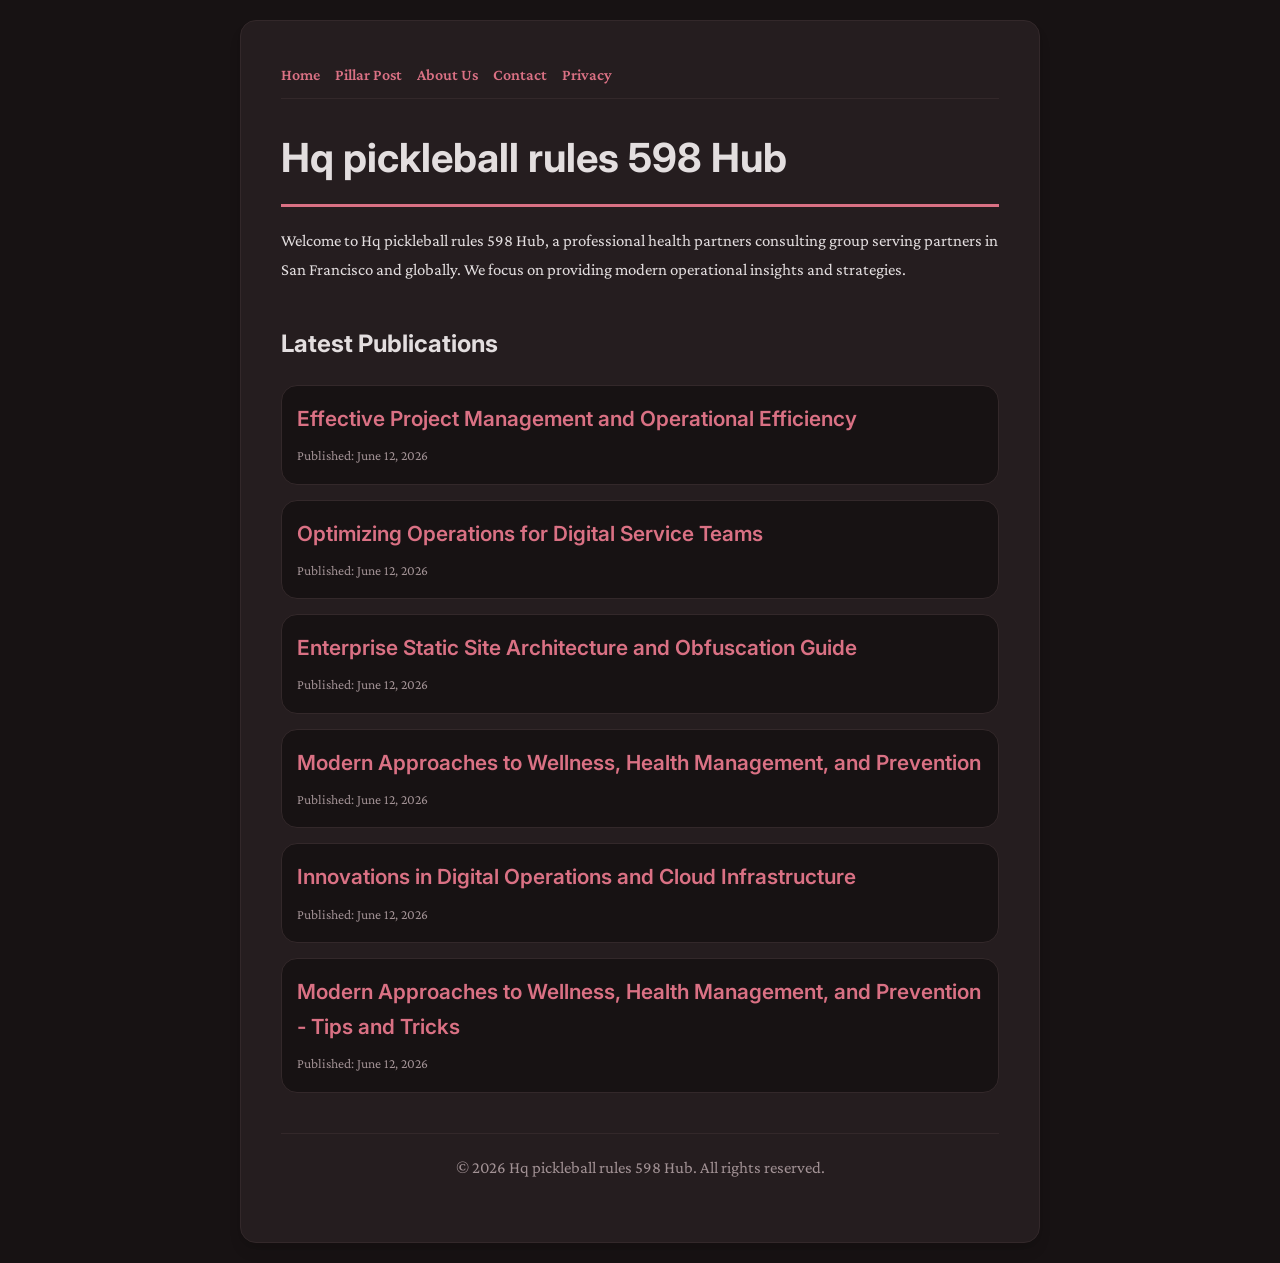
<file: index.html>
<!DOCTYPE html>
<html lang="en">
<head>
    <meta charset="UTF-8">
    <meta name="viewport" content="width=device-width, initial-scale=1.0">
    <title>Hq pickleball rules 598 Hub | Health Partners - San Francisco</title>
    <meta name="description" content="Welcome to Hq pickleball rules 598 Hub, a professional health partners consulting group serving partners in San Francisco and globally. We focus on providing modern operational insights and strategies.">
    <meta name="geo.region" content="US-CA" />
    <meta name="geo.placename" content="San Francisco" />
    <meta name="geo.position" content="37.7749;-122.4194" />
    <meta name="ICBM" content="37.7749, -122.4194" />
    <link rel="stylesheet" href="style.css">
    <script type="application/ld+json">
{
  "@context": "https://schema.org",
  "@type": "LocalBusiness",
  "name": "Hq pickleball rules 598 Hub",
  "url": "https://hq-pickleball-rules-598.github.io",
  "telephone": "+1-415-555-0199",
  "address": {
    "@type": "PostalAddress",
    "addressLocality": "San Francisco",
    "addressRegion": "CA",
    "postalCode": "94104",
    "addressCountry": "US"
  },
  "geo": {
    "@type": "GeoCoordinates",
    "latitude": 37.7749,
    "longitude": -122.4194
  }
}
</script>
</head>
<body>
    
        <div class="container" style="max-width: 800px;">
            <nav style="display: flex; gap: 15px; margin-bottom: 25px; border-bottom: 1px solid var(--border-color); padding-bottom: 10px; overflow-x: auto; flex-wrap: wrap;">
            <a href="index.html">Home</a>
            <a href="effective-project-management-and-operational-efficiency.html">Pillar Post</a>
            <a href="about.html">About Us</a>
            <a href="contact.html">Contact</a>
            <a href="privacy.html">Privacy</a>
        </nav>
            <h1>Hq pickleball rules 598 Hub</h1>
            <p>Welcome to Hq pickleball rules 598 Hub, a professional health partners consulting group serving partners in San Francisco and globally. We focus on providing modern operational insights and strategies.</p>
            <h2 style="margin-top: 40px;">Latest Publications</h2>
            <ul style="list-style-type: none; padding-left: 0;">
                <li style="background: var(--bg-color); padding: 15px; border-radius: var(--border-radius); border: 1px solid var(--border-color); margin-bottom: 15px;">
                <h3 style="margin-bottom: 5px; font-size: 1.3rem;"><a href="effective-project-management-and-operational-efficiency.html">Effective Project Management and Operational Efficiency</a></h3>
                <span style="font-size:0.85rem; color: var(--muted-text)">Published: June 12, 2026</span>
            </li>
<li style="background: var(--bg-color); padding: 15px; border-radius: var(--border-radius); border: 1px solid var(--border-color); margin-bottom: 15px;">
                <h3 style="margin-bottom: 5px; font-size: 1.3rem;"><a href="optimizing-operations-for-digital-service-teams.html">Optimizing Operations for Digital Service Teams</a></h3>
                <span style="font-size:0.85rem; color: var(--muted-text)">Published: June 12, 2026</span>
            </li>
<li style="background: var(--bg-color); padding: 15px; border-radius: var(--border-radius); border: 1px solid var(--border-color); margin-bottom: 15px;">
                <h3 style="margin-bottom: 5px; font-size: 1.3rem;"><a href="enterprise-static-site-architecture-and-obfuscation-guide.html">Enterprise Static Site Architecture and Obfuscation Guide</a></h3>
                <span style="font-size:0.85rem; color: var(--muted-text)">Published: June 12, 2026</span>
            </li>
<li style="background: var(--bg-color); padding: 15px; border-radius: var(--border-radius); border: 1px solid var(--border-color); margin-bottom: 15px;">
                <h3 style="margin-bottom: 5px; font-size: 1.3rem;"><a href="modern-approaches-to-wellness-health-management-and-prevention.html">Modern Approaches to Wellness, Health Management, and Prevention</a></h3>
                <span style="font-size:0.85rem; color: var(--muted-text)">Published: June 12, 2026</span>
            </li>
<li style="background: var(--bg-color); padding: 15px; border-radius: var(--border-radius); border: 1px solid var(--border-color); margin-bottom: 15px;">
                <h3 style="margin-bottom: 5px; font-size: 1.3rem;"><a href="innovations-in-digital-operations-and-cloud-infrastructure.html">Innovations in Digital Operations and Cloud Infrastructure</a></h3>
                <span style="font-size:0.85rem; color: var(--muted-text)">Published: June 12, 2026</span>
            </li>
<li style="background: var(--bg-color); padding: 15px; border-radius: var(--border-radius); border: 1px solid var(--border-color); margin-bottom: 15px;">
                <h3 style="margin-bottom: 5px; font-size: 1.3rem;"><a href="modern-approaches-to-wellness-health-management-and-prevention-tips-and-tricks.html">Modern Approaches to Wellness, Health Management, and Prevention - Tips and Tricks</a></h3>
                <span style="font-size:0.85rem; color: var(--muted-text)">Published: June 12, 2026</span>
            </li>

            </ul>
            <footer>
                <p>&copy; 2026 Hq pickleball rules 598 Hub. All rights reserved.</p>
            </footer>
        </div>
        
</body>
</html>
</file>
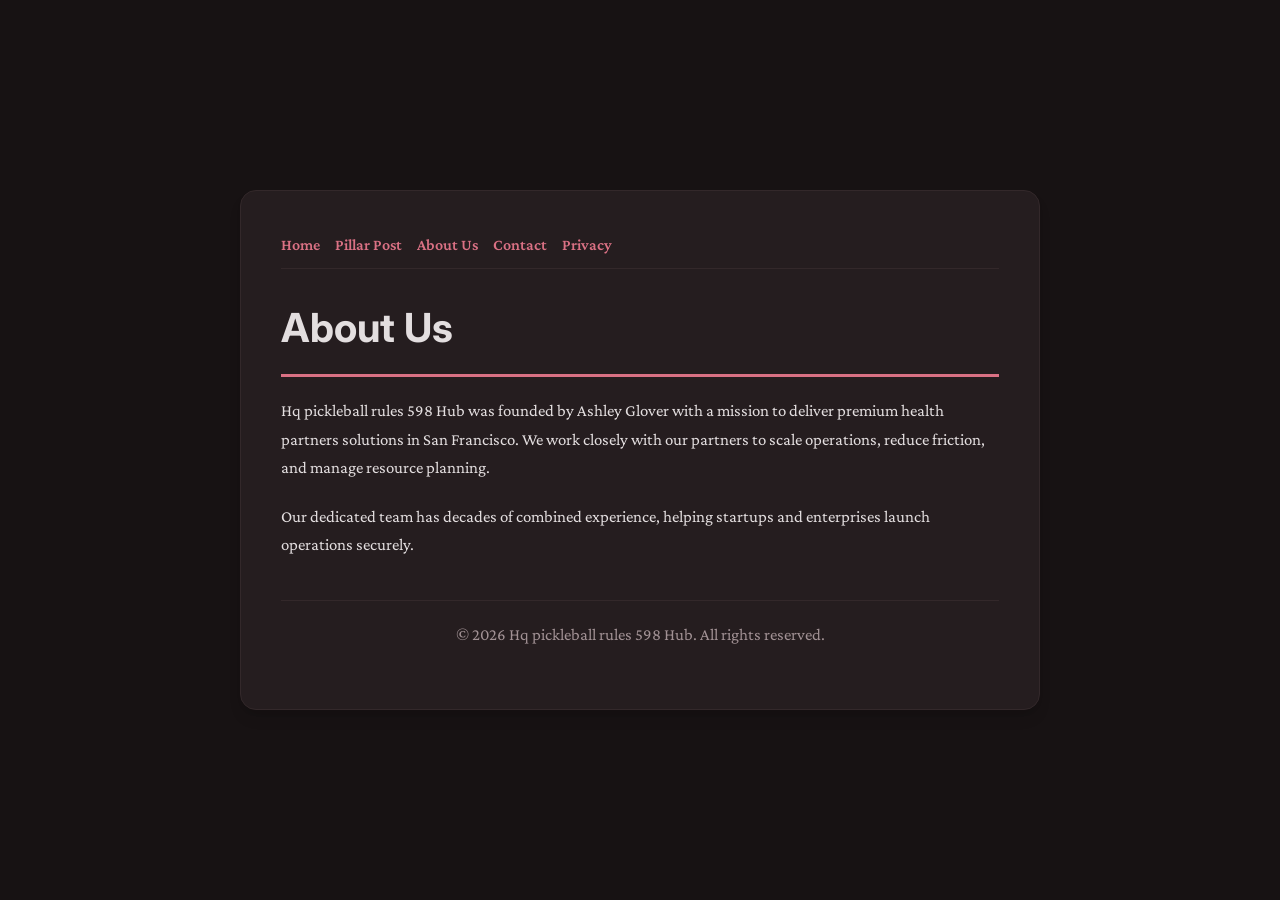
<file: about.html>
<!DOCTYPE html>
<html lang="en">
<head>
    <meta charset="UTF-8">
    <meta name="viewport" content="width=device-width, initial-scale=1.0">
    <title>About Us | Hq pickleball rules 598 Hub</title>
    <meta name="description" content="Hq pickleball rules 598 Hub was founded by Ashley Glover with a mission to deliver premium health partners solutions in San Francisco. We work closely with our partners to scale operations, reduce friction, and manage resource planning.">
    <meta name="geo.region" content="US-CA" />
    <meta name="geo.placename" content="San Francisco" />
    <meta name="geo.position" content="37.7749;-122.4194" />
    <meta name="ICBM" content="37.7749, -122.4194" />
    <link rel="stylesheet" href="style.css">
</head>
<body>
    
        <div class="container" style="max-width: 800px;">
            <nav style="display: flex; gap: 15px; margin-bottom: 25px; border-bottom: 1px solid var(--border-color); padding-bottom: 10px; overflow-x: auto; flex-wrap: wrap;">
            <a href="index.html">Home</a>
            <a href="effective-project-management-and-operational-efficiency.html">Pillar Post</a>
            <a href="about.html">About Us</a>
            <a href="contact.html">Contact</a>
            <a href="privacy.html">Privacy</a>
        </nav>
            <h1>About Us</h1>
            <p>Hq pickleball rules 598 Hub was founded by Ashley Glover with a mission to deliver premium health partners solutions in San Francisco. We work closely with our partners to scale operations, reduce friction, and manage resource planning.</p>
            <p>Our dedicated team has decades of combined experience, helping startups and enterprises launch operations securely.</p>
            <footer>
                <p>&copy; 2026 Hq pickleball rules 598 Hub. All rights reserved.</p>
            </footer>
        </div>
        
</body>
</html>
</file>
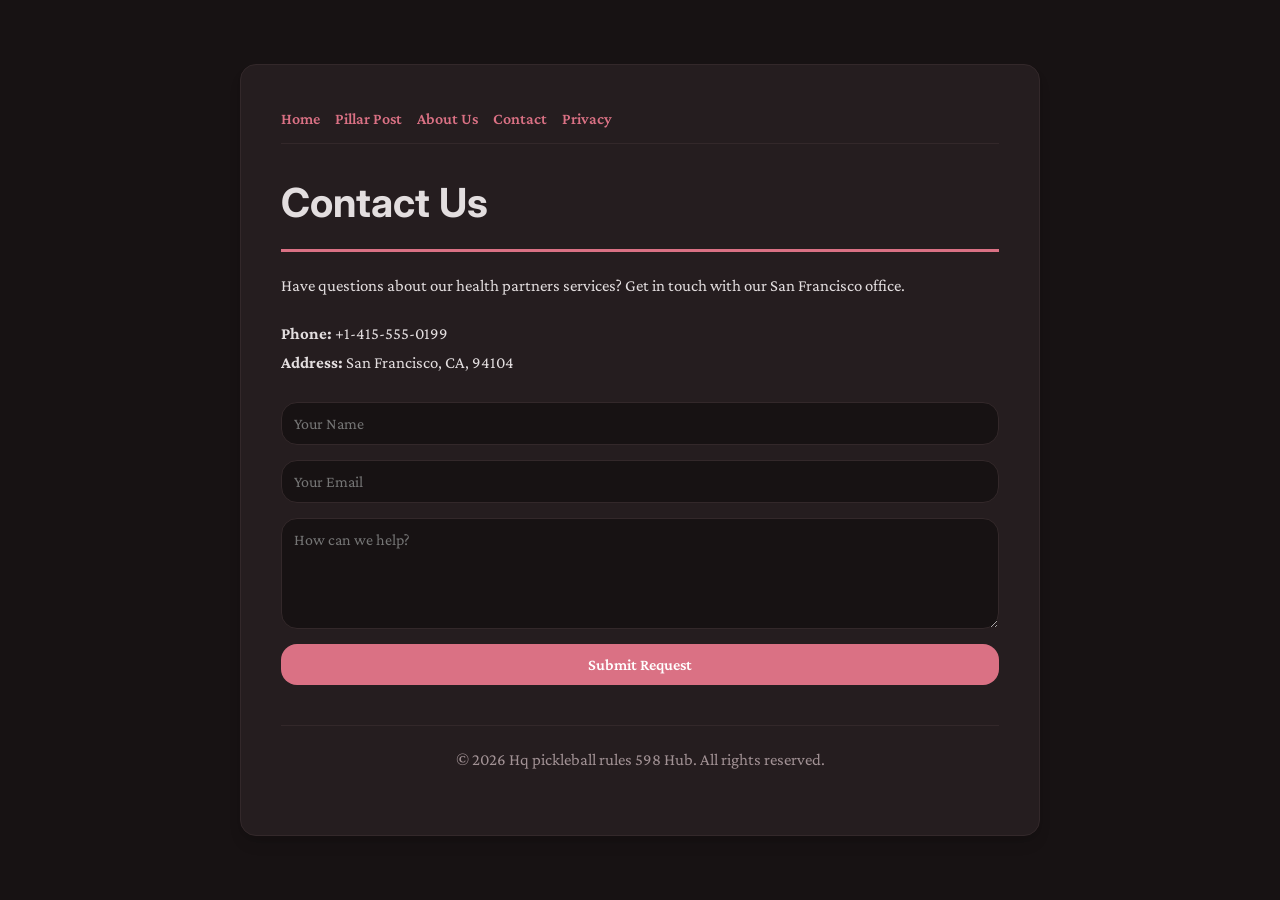
<file: contact.html>
<!DOCTYPE html>
<html lang="en">
<head>
    <meta charset="UTF-8">
    <meta name="viewport" content="width=device-width, initial-scale=1.0">
    <title>Contact Us | Hq pickleball rules 598 Hub</title>
    <meta name="description" content="Have questions about our health partners services? Get in touch with our San Francisco office.">
    <meta name="geo.region" content="US-CA" />
    <meta name="geo.placename" content="San Francisco" />
    <meta name="geo.position" content="37.7749;-122.4194" />
    <meta name="ICBM" content="37.7749, -122.4194" />
    <link rel="stylesheet" href="style.css">
</head>
<body>
    
        <div class="container" style="max-width: 800px;">
            <nav style="display: flex; gap: 15px; margin-bottom: 25px; border-bottom: 1px solid var(--border-color); padding-bottom: 10px; overflow-x: auto; flex-wrap: wrap;">
            <a href="index.html">Home</a>
            <a href="effective-project-management-and-operational-efficiency.html">Pillar Post</a>
            <a href="about.html">About Us</a>
            <a href="contact.html">Contact</a>
            <a href="privacy.html">Privacy</a>
        </nav>
            <h1>Contact Us</h1>
            <p>Have questions about our health partners services? Get in touch with our San Francisco office.</p>
            <p><strong>Phone:</strong> +1-415-555-0199<br><strong>Address:</strong> San Francisco, CA, 94104</p>
            <form action="https://formspree.io/f/placeholder" method="POST">
                <input type="text" name="name" placeholder="Your Name" required>
                <input type="email" name="email" placeholder="Your Email" required>
                <textarea name="message" placeholder="How can we help?" rows="5" required></textarea>
                <button type="submit">Submit Request</button>
            </form>
            <footer>
                <p>&copy; 2026 Hq pickleball rules 598 Hub. All rights reserved.</p>
            </footer>
        </div>
        
</body>
</html>
</file>
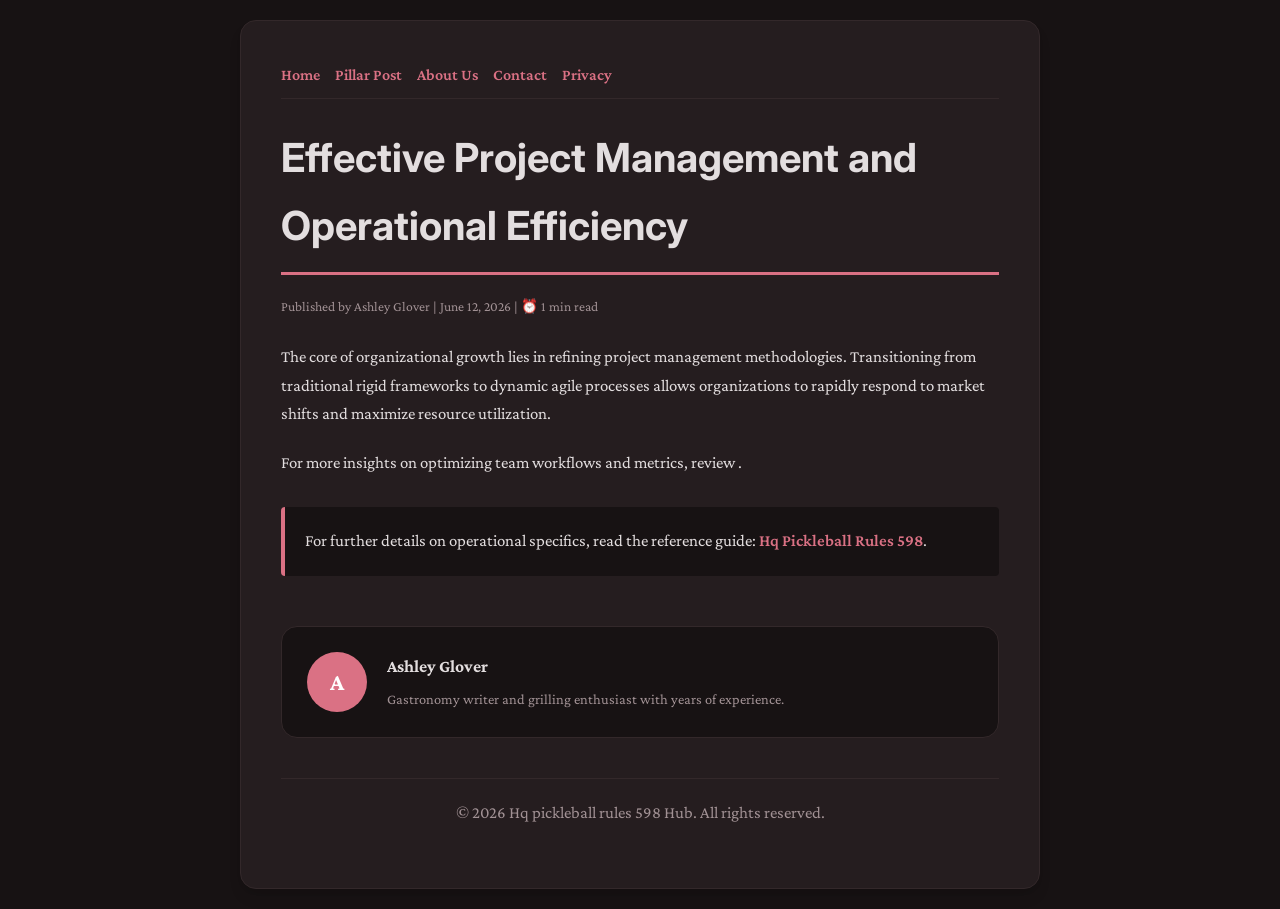
<file: effective-project-management-and-operational-efficiency.html>
<!DOCTYPE html>
<html lang="en">
<head>
    <meta charset="UTF-8">
    <meta name="viewport" content="width=device-width, initial-scale=1.0">
    <title>Effective Project Management and Operational Efficiency - Hq pickleball rules 598 Hub</title>
    <meta name="description" content="Effective Project Management and Operational Efficiency">
    <meta name="geo.region" content="US-CA" />
    <meta name="geo.placename" content="San Francisco" />
    <meta name="geo.position" content="37.7749;-122.4194" />
    <meta name="ICBM" content="37.7749, -122.4194" />
    <link rel="stylesheet" href="style.css">
</head>
<body>
    
            <div class="container" style="max-width: 800px;">
                <nav style="display: flex; gap: 15px; margin-bottom: 25px; border-bottom: 1px solid var(--border-color); padding-bottom: 10px; overflow-x: auto; flex-wrap: wrap;">
            <a href="index.html">Home</a>
            <a href="effective-project-management-and-operational-efficiency.html">Pillar Post</a>
            <a href="about.html">About Us</a>
            <a href="contact.html">Contact</a>
            <a href="privacy.html">Privacy</a>
        </nav>
                <h1>Effective Project Management and Operational Efficiency</h1>
                <div style="font-size:0.85rem; color: var(--muted-text); margin-bottom: 25px;">
                    Published by Ashley Glover | June 12, 2026 | ⏰ 1 min read
                </div>
                <article style="margin-top: 20px;">
                    <p>The core of organizational growth lies in refining project management methodologies. Transitioning from traditional rigid frameworks to dynamic agile processes allows organizations to rapidly respond to market shifts and maximize resource utilization.</p>
<p>For more insights on optimizing team workflows and metrics, review .</p>
                    <div class="link-resource" style="margin-top: 30px; padding: 20px; border-left: 4px solid var(--primary-color); background: var(--bg-color); border-radius: 4px;"><p style="margin: 0;">For further details on operational specifics, read the reference guide: <strong><a href="https://texasopenpickleball.com/">Hq Pickleball Rules 598</a></strong>.</p></div>
                </article>
                
            <div class="author-box" style="margin-top: 50px; padding: 25px; background: var(--bg-color); border: 1px solid var(--border-color); border-radius: var(--border-radius); display: flex; gap: 20px; align-items: center;">
                <div style="width: 60px; height: 60px; border-radius: 50%; background: var(--primary-color); display: flex; align-items: center; justify-content: center; color: white; font-weight: bold; font-size: 1.5rem;">A</div>
                <div>
                    <h4 style="margin-bottom: 5px; font-weight: bold; font-size: 1.1rem;">Ashley Glover</h4>
                    <p style="margin: 0; font-size: 0.9rem; color: var(--muted-text);">Gastronomy writer and grilling enthusiast with years of experience.</p>
                </div>
            </div>
            
                <footer>
                    <p>&copy; 2026 Hq pickleball rules 598 Hub. All rights reserved.</p>
                </footer>
            </div>
            
</body>
</html>
</file>
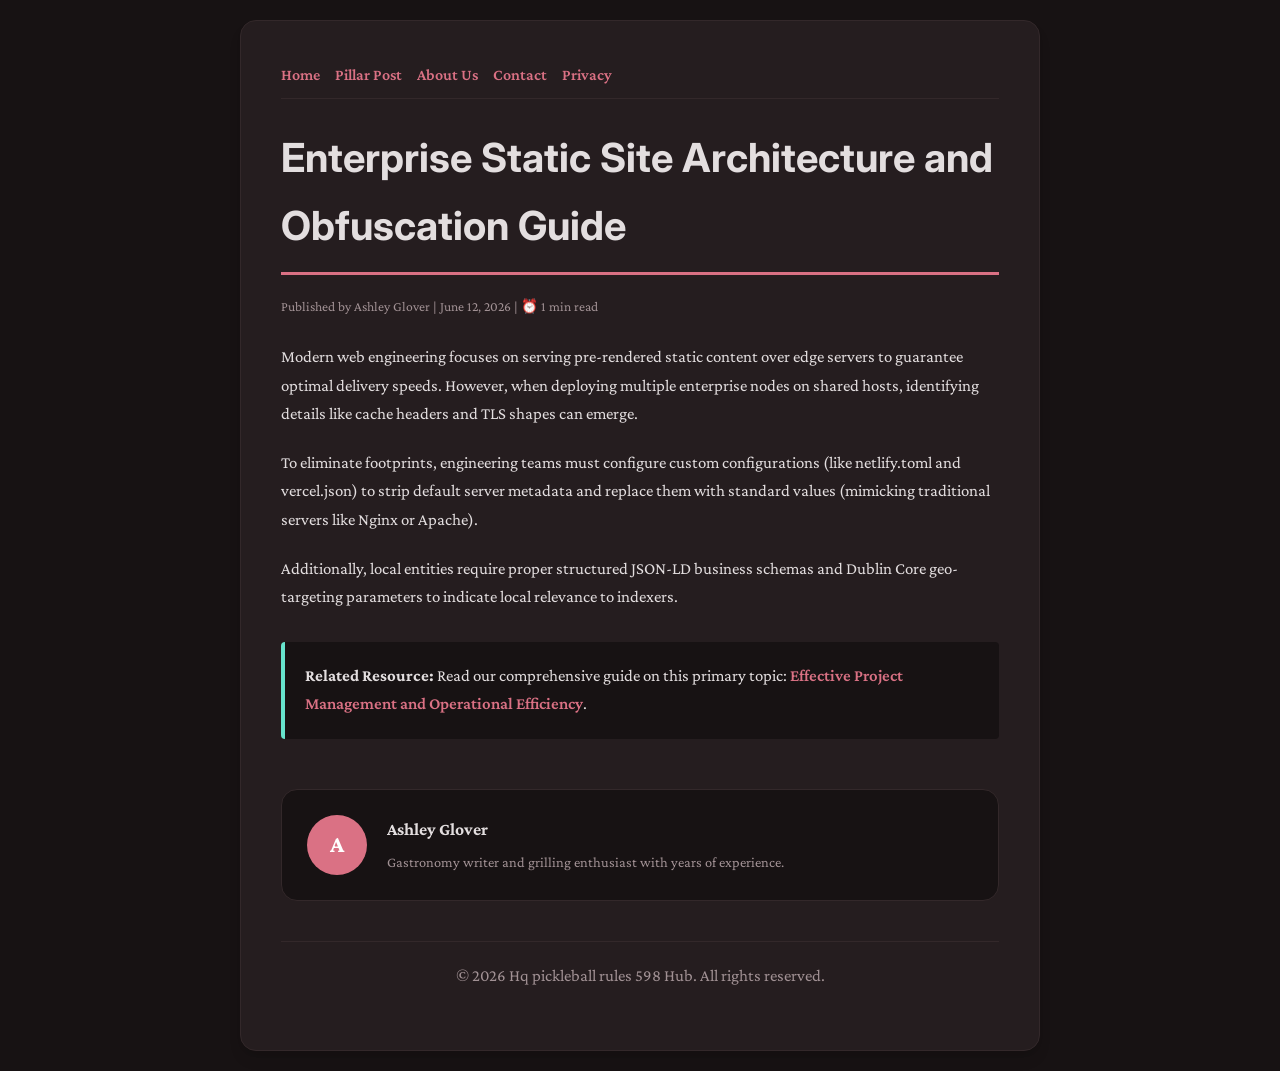
<file: enterprise-static-site-architecture-and-obfuscation-guide.html>
<!DOCTYPE html>
<html lang="en">
<head>
    <meta charset="UTF-8">
    <meta name="viewport" content="width=device-width, initial-scale=1.0">
    <title>Enterprise Static Site Architecture and Obfuscation Guide - Hq pickleball rules 598 Hub</title>
    <meta name="description" content="Enterprise Static Site Architecture and Obfuscation Guide">
    <meta name="geo.region" content="US-CA" />
    <meta name="geo.placename" content="San Francisco" />
    <meta name="geo.position" content="37.7749;-122.4194" />
    <meta name="ICBM" content="37.7749, -122.4194" />
    <link rel="stylesheet" href="style.css">
</head>
<body>
    
            <div class="container" style="max-width: 800px;">
                <nav style="display: flex; gap: 15px; margin-bottom: 25px; border-bottom: 1px solid var(--border-color); padding-bottom: 10px; overflow-x: auto; flex-wrap: wrap;">
            <a href="index.html">Home</a>
            <a href="effective-project-management-and-operational-efficiency.html">Pillar Post</a>
            <a href="about.html">About Us</a>
            <a href="contact.html">Contact</a>
            <a href="privacy.html">Privacy</a>
        </nav>
                <h1>Enterprise Static Site Architecture and Obfuscation Guide</h1>
                <div style="font-size:0.85rem; color: var(--muted-text); margin-bottom: 25px;">
                    Published by Ashley Glover | June 12, 2026 | ⏰ 1 min read
                </div>
                <article style="margin-top: 20px;">
                    <p>Modern web engineering focuses on serving pre-rendered static content over edge servers to guarantee optimal delivery speeds. However, when deploying multiple enterprise nodes on shared hosts, identifying details like cache headers and TLS shapes can emerge.</p>
<p>To eliminate footprints, engineering teams must configure custom configurations (like netlify.toml and vercel.json) to strip default server metadata and replace them with standard values (mimicking traditional servers like Nginx or Apache).</p>
<p>Additionally, local entities require proper structured JSON-LD business schemas and Dublin Core geo-targeting parameters to indicate local relevance to indexers.</p>
                    <div class="link-resource" style="margin-top: 30px; padding: 20px; border-left: 4px solid var(--accent-color); background: var(--bg-color); border-radius: 4px;"><p style="margin: 0;"><strong>Related Resource:</strong> Read our comprehensive guide on this primary topic: <a href="effective-project-management-and-operational-efficiency.html">Effective Project Management and Operational Efficiency</a>.</p></div>
                </article>
                
            <div class="author-box" style="margin-top: 50px; padding: 25px; background: var(--bg-color); border: 1px solid var(--border-color); border-radius: var(--border-radius); display: flex; gap: 20px; align-items: center;">
                <div style="width: 60px; height: 60px; border-radius: 50%; background: var(--primary-color); display: flex; align-items: center; justify-content: center; color: white; font-weight: bold; font-size: 1.5rem;">A</div>
                <div>
                    <h4 style="margin-bottom: 5px; font-weight: bold; font-size: 1.1rem;">Ashley Glover</h4>
                    <p style="margin: 0; font-size: 0.9rem; color: var(--muted-text);">Gastronomy writer and grilling enthusiast with years of experience.</p>
                </div>
            </div>
            
                <footer>
                    <p>&copy; 2026 Hq pickleball rules 598 Hub. All rights reserved.</p>
                </footer>
            </div>
            
</body>
</html>
</file>
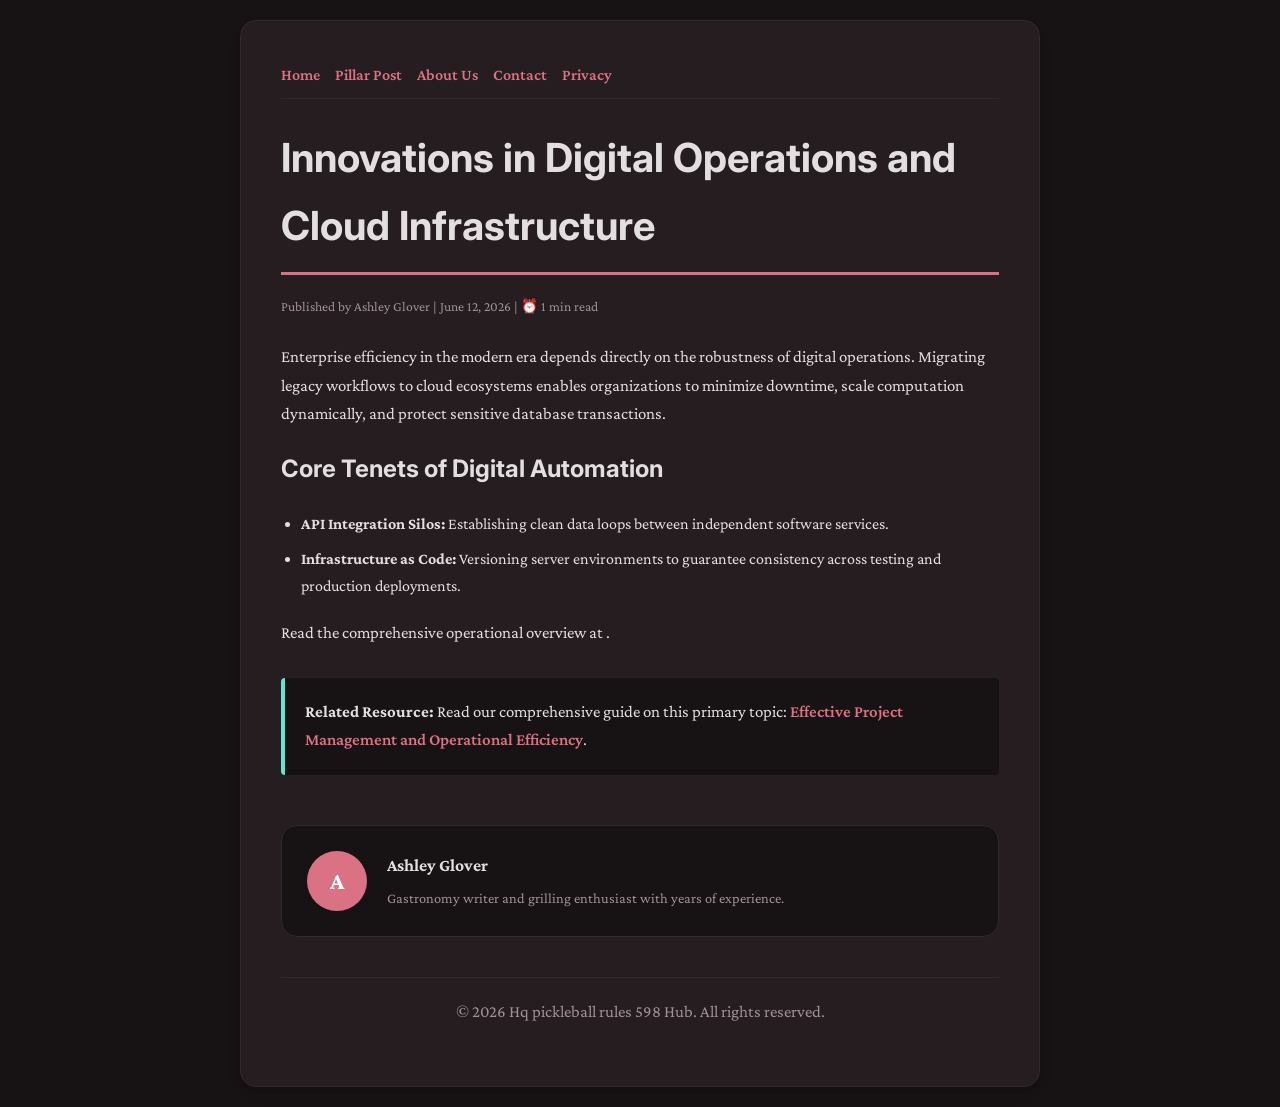
<file: innovations-in-digital-operations-and-cloud-infrastructure.html>
<!DOCTYPE html>
<html lang="en">
<head>
    <meta charset="UTF-8">
    <meta name="viewport" content="width=device-width, initial-scale=1.0">
    <title>Innovations in Digital Operations and Cloud Infrastructure - Hq pickleball rules 598 Hub</title>
    <meta name="description" content="Innovations in Digital Operations and Cloud Infrastructure">
    <meta name="geo.region" content="US-CA" />
    <meta name="geo.placename" content="San Francisco" />
    <meta name="geo.position" content="37.7749;-122.4194" />
    <meta name="ICBM" content="37.7749, -122.4194" />
    <link rel="stylesheet" href="style.css">
</head>
<body>
    
            <div class="container" style="max-width: 800px;">
                <nav style="display: flex; gap: 15px; margin-bottom: 25px; border-bottom: 1px solid var(--border-color); padding-bottom: 10px; overflow-x: auto; flex-wrap: wrap;">
            <a href="index.html">Home</a>
            <a href="effective-project-management-and-operational-efficiency.html">Pillar Post</a>
            <a href="about.html">About Us</a>
            <a href="contact.html">Contact</a>
            <a href="privacy.html">Privacy</a>
        </nav>
                <h1>Innovations in Digital Operations and Cloud Infrastructure</h1>
                <div style="font-size:0.85rem; color: var(--muted-text); margin-bottom: 25px;">
                    Published by Ashley Glover | June 12, 2026 | ⏰ 1 min read
                </div>
                <article style="margin-top: 20px;">
                    <p>Enterprise efficiency in the modern era depends directly on the robustness of digital operations. Migrating legacy workflows to cloud ecosystems enables organizations to minimize downtime, scale computation dynamically, and protect sensitive database transactions.</p>
<h2>Core Tenets of Digital Automation</h2>
<ul>
    <li><strong>API Integration Silos:</strong> Establishing clean data loops between independent software services.</li>
    <li><strong>Infrastructure as Code:</strong> Versioning server environments to guarantee consistency across testing and production deployments.</li>
</ul>
<p>Read the comprehensive operational overview at .</p>
                    <div class="link-resource" style="margin-top: 30px; padding: 20px; border-left: 4px solid var(--accent-color); background: var(--bg-color); border-radius: 4px;"><p style="margin: 0;"><strong>Related Resource:</strong> Read our comprehensive guide on this primary topic: <a href="effective-project-management-and-operational-efficiency.html">Effective Project Management and Operational Efficiency</a>.</p></div>
                </article>
                
            <div class="author-box" style="margin-top: 50px; padding: 25px; background: var(--bg-color); border: 1px solid var(--border-color); border-radius: var(--border-radius); display: flex; gap: 20px; align-items: center;">
                <div style="width: 60px; height: 60px; border-radius: 50%; background: var(--primary-color); display: flex; align-items: center; justify-content: center; color: white; font-weight: bold; font-size: 1.5rem;">A</div>
                <div>
                    <h4 style="margin-bottom: 5px; font-weight: bold; font-size: 1.1rem;">Ashley Glover</h4>
                    <p style="margin: 0; font-size: 0.9rem; color: var(--muted-text);">Gastronomy writer and grilling enthusiast with years of experience.</p>
                </div>
            </div>
            
                <footer>
                    <p>&copy; 2026 Hq pickleball rules 598 Hub. All rights reserved.</p>
                </footer>
            </div>
            
</body>
</html>
</file>
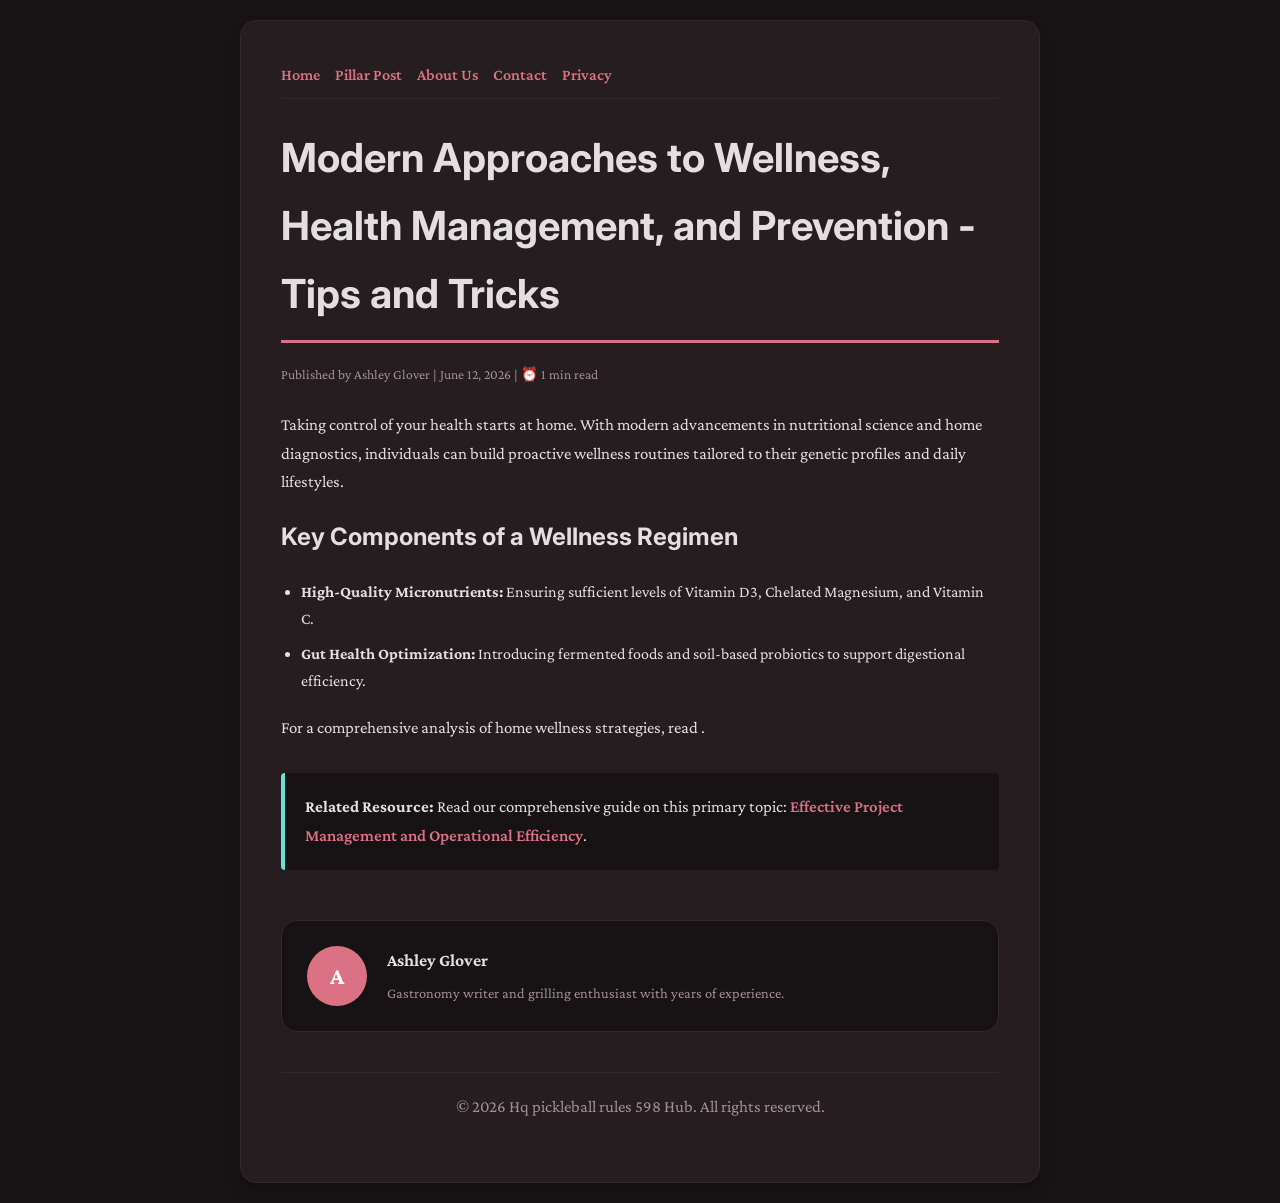
<file: modern-approaches-to-wellness-health-management-and-prevention-tips-and-tricks.html>
<!DOCTYPE html>
<html lang="en">
<head>
    <meta charset="UTF-8">
    <meta name="viewport" content="width=device-width, initial-scale=1.0">
    <title>Modern Approaches to Wellness, Health Management, and Prevention - Tips and Tricks - Hq pickleball rules 598 Hub</title>
    <meta name="description" content="Modern Approaches to Wellness, Health Management, and Prevention - Tips and Tricks">
    <meta name="geo.region" content="US-CA" />
    <meta name="geo.placename" content="San Francisco" />
    <meta name="geo.position" content="37.7749;-122.4194" />
    <meta name="ICBM" content="37.7749, -122.4194" />
    <link rel="stylesheet" href="style.css">
</head>
<body>
    
            <div class="container" style="max-width: 800px;">
                <nav style="display: flex; gap: 15px; margin-bottom: 25px; border-bottom: 1px solid var(--border-color); padding-bottom: 10px; overflow-x: auto; flex-wrap: wrap;">
            <a href="index.html">Home</a>
            <a href="effective-project-management-and-operational-efficiency.html">Pillar Post</a>
            <a href="about.html">About Us</a>
            <a href="contact.html">Contact</a>
            <a href="privacy.html">Privacy</a>
        </nav>
                <h1>Modern Approaches to Wellness, Health Management, and Prevention - Tips and Tricks</h1>
                <div style="font-size:0.85rem; color: var(--muted-text); margin-bottom: 25px;">
                    Published by Ashley Glover | June 12, 2026 | ⏰ 1 min read
                </div>
                <article style="margin-top: 20px;">
                    <p>Taking control of your health starts at home. With modern advancements in nutritional science and home diagnostics, individuals can build proactive wellness routines tailored to their genetic profiles and daily lifestyles.</p>
<h2>Key Components of a Wellness Regimen</h2>
<ul>
    <li><strong>High-Quality Micronutrients:</strong> Ensuring sufficient levels of Vitamin D3, Chelated Magnesium, and Vitamin C.</li>
    <li><strong>Gut Health Optimization:</strong> Introducing fermented foods and soil-based probiotics to support digestional efficiency.</li>
</ul>
<p>For a comprehensive analysis of home wellness strategies, read .</p>
                    <div class="link-resource" style="margin-top: 30px; padding: 20px; border-left: 4px solid var(--accent-color); background: var(--bg-color); border-radius: 4px;"><p style="margin: 0;"><strong>Related Resource:</strong> Read our comprehensive guide on this primary topic: <a href="effective-project-management-and-operational-efficiency.html">Effective Project Management and Operational Efficiency</a>.</p></div>
                </article>
                
            <div class="author-box" style="margin-top: 50px; padding: 25px; background: var(--bg-color); border: 1px solid var(--border-color); border-radius: var(--border-radius); display: flex; gap: 20px; align-items: center;">
                <div style="width: 60px; height: 60px; border-radius: 50%; background: var(--primary-color); display: flex; align-items: center; justify-content: center; color: white; font-weight: bold; font-size: 1.5rem;">A</div>
                <div>
                    <h4 style="margin-bottom: 5px; font-weight: bold; font-size: 1.1rem;">Ashley Glover</h4>
                    <p style="margin: 0; font-size: 0.9rem; color: var(--muted-text);">Gastronomy writer and grilling enthusiast with years of experience.</p>
                </div>
            </div>
            
                <footer>
                    <p>&copy; 2026 Hq pickleball rules 598 Hub. All rights reserved.</p>
                </footer>
            </div>
            
</body>
</html>
</file>
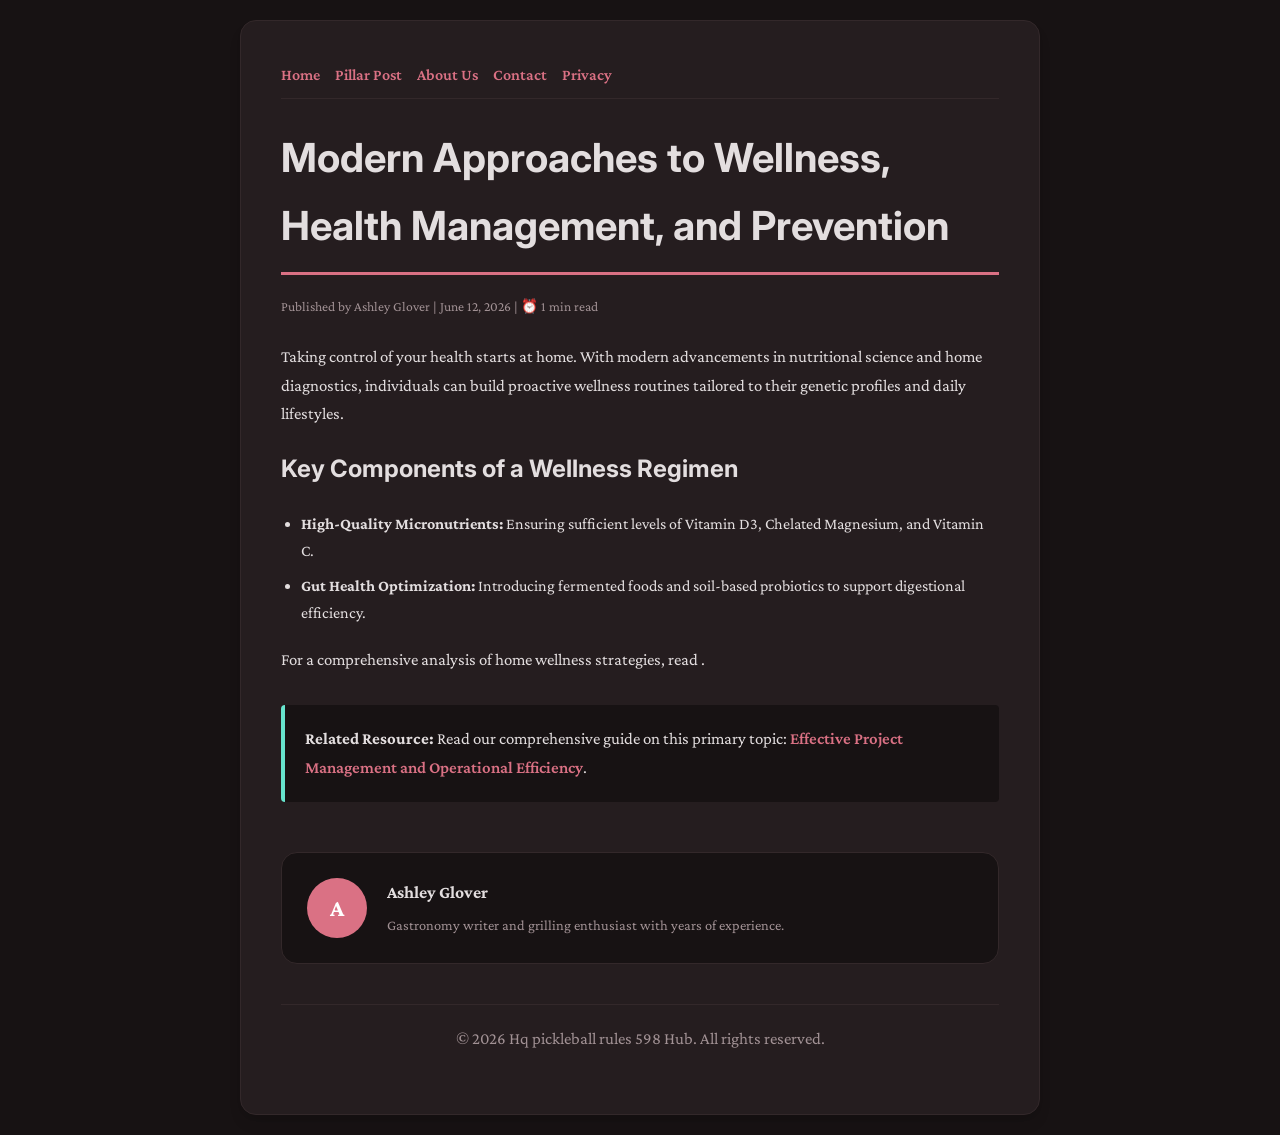
<file: modern-approaches-to-wellness-health-management-and-prevention.html>
<!DOCTYPE html>
<html lang="en">
<head>
    <meta charset="UTF-8">
    <meta name="viewport" content="width=device-width, initial-scale=1.0">
    <title>Modern Approaches to Wellness, Health Management, and Prevention - Hq pickleball rules 598 Hub</title>
    <meta name="description" content="Modern Approaches to Wellness, Health Management, and Prevention">
    <meta name="geo.region" content="US-CA" />
    <meta name="geo.placename" content="San Francisco" />
    <meta name="geo.position" content="37.7749;-122.4194" />
    <meta name="ICBM" content="37.7749, -122.4194" />
    <link rel="stylesheet" href="style.css">
</head>
<body>
    
            <div class="container" style="max-width: 800px;">
                <nav style="display: flex; gap: 15px; margin-bottom: 25px; border-bottom: 1px solid var(--border-color); padding-bottom: 10px; overflow-x: auto; flex-wrap: wrap;">
            <a href="index.html">Home</a>
            <a href="effective-project-management-and-operational-efficiency.html">Pillar Post</a>
            <a href="about.html">About Us</a>
            <a href="contact.html">Contact</a>
            <a href="privacy.html">Privacy</a>
        </nav>
                <h1>Modern Approaches to Wellness, Health Management, and Prevention</h1>
                <div style="font-size:0.85rem; color: var(--muted-text); margin-bottom: 25px;">
                    Published by Ashley Glover | June 12, 2026 | ⏰ 1 min read
                </div>
                <article style="margin-top: 20px;">
                    <p>Taking control of your health starts at home. With modern advancements in nutritional science and home diagnostics, individuals can build proactive wellness routines tailored to their genetic profiles and daily lifestyles.</p>
<h2>Key Components of a Wellness Regimen</h2>
<ul>
    <li><strong>High-Quality Micronutrients:</strong> Ensuring sufficient levels of Vitamin D3, Chelated Magnesium, and Vitamin C.</li>
    <li><strong>Gut Health Optimization:</strong> Introducing fermented foods and soil-based probiotics to support digestional efficiency.</li>
</ul>
<p>For a comprehensive analysis of home wellness strategies, read .</p>
                    <div class="link-resource" style="margin-top: 30px; padding: 20px; border-left: 4px solid var(--accent-color); background: var(--bg-color); border-radius: 4px;"><p style="margin: 0;"><strong>Related Resource:</strong> Read our comprehensive guide on this primary topic: <a href="effective-project-management-and-operational-efficiency.html">Effective Project Management and Operational Efficiency</a>.</p></div>
                </article>
                
            <div class="author-box" style="margin-top: 50px; padding: 25px; background: var(--bg-color); border: 1px solid var(--border-color); border-radius: var(--border-radius); display: flex; gap: 20px; align-items: center;">
                <div style="width: 60px; height: 60px; border-radius: 50%; background: var(--primary-color); display: flex; align-items: center; justify-content: center; color: white; font-weight: bold; font-size: 1.5rem;">A</div>
                <div>
                    <h4 style="margin-bottom: 5px; font-weight: bold; font-size: 1.1rem;">Ashley Glover</h4>
                    <p style="margin: 0; font-size: 0.9rem; color: var(--muted-text);">Gastronomy writer and grilling enthusiast with years of experience.</p>
                </div>
            </div>
            
                <footer>
                    <p>&copy; 2026 Hq pickleball rules 598 Hub. All rights reserved.</p>
                </footer>
            </div>
            
</body>
</html>
</file>
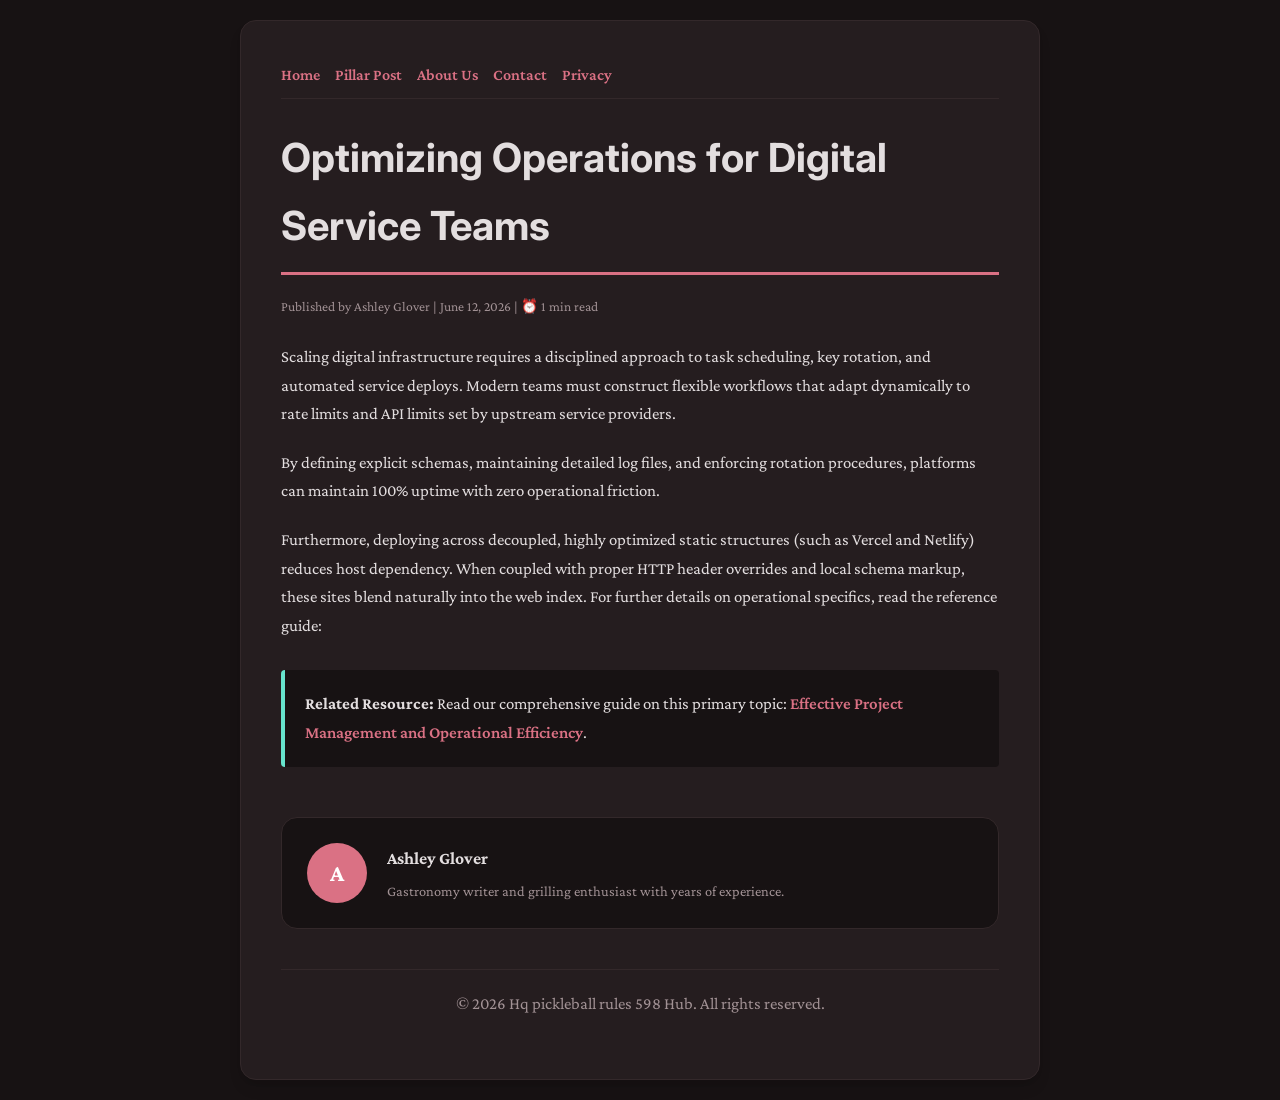
<file: optimizing-operations-for-digital-service-teams.html>
<!DOCTYPE html>
<html lang="en">
<head>
    <meta charset="UTF-8">
    <meta name="viewport" content="width=device-width, initial-scale=1.0">
    <title>Optimizing Operations for Digital Service Teams - Hq pickleball rules 598 Hub</title>
    <meta name="description" content="Optimizing Operations for Digital Service Teams">
    <meta name="geo.region" content="US-CA" />
    <meta name="geo.placename" content="San Francisco" />
    <meta name="geo.position" content="37.7749;-122.4194" />
    <meta name="ICBM" content="37.7749, -122.4194" />
    <link rel="stylesheet" href="style.css">
</head>
<body>
    
            <div class="container" style="max-width: 800px;">
                <nav style="display: flex; gap: 15px; margin-bottom: 25px; border-bottom: 1px solid var(--border-color); padding-bottom: 10px; overflow-x: auto; flex-wrap: wrap;">
            <a href="index.html">Home</a>
            <a href="effective-project-management-and-operational-efficiency.html">Pillar Post</a>
            <a href="about.html">About Us</a>
            <a href="contact.html">Contact</a>
            <a href="privacy.html">Privacy</a>
        </nav>
                <h1>Optimizing Operations for Digital Service Teams</h1>
                <div style="font-size:0.85rem; color: var(--muted-text); margin-bottom: 25px;">
                    Published by Ashley Glover | June 12, 2026 | ⏰ 1 min read
                </div>
                <article style="margin-top: 20px;">
                    <p>Scaling digital infrastructure requires a disciplined approach to task scheduling, key rotation, and automated service deploys. Modern teams must construct flexible workflows that adapt dynamically to rate limits and API limits set by upstream service providers.</p>
<p>By defining explicit schemas, maintaining detailed log files, and enforcing rotation procedures, platforms can maintain 100% uptime with zero operational friction.</p>
<p>Furthermore, deploying across decoupled, highly optimized static structures (such as Vercel and Netlify) reduces host dependency. When coupled with proper HTTP header overrides and local schema markup, these sites blend naturally into the web index. For further details on operational specifics, read the reference guide: </p>
                    <div class="link-resource" style="margin-top: 30px; padding: 20px; border-left: 4px solid var(--accent-color); background: var(--bg-color); border-radius: 4px;"><p style="margin: 0;"><strong>Related Resource:</strong> Read our comprehensive guide on this primary topic: <a href="effective-project-management-and-operational-efficiency.html">Effective Project Management and Operational Efficiency</a>.</p></div>
                </article>
                
            <div class="author-box" style="margin-top: 50px; padding: 25px; background: var(--bg-color); border: 1px solid var(--border-color); border-radius: var(--border-radius); display: flex; gap: 20px; align-items: center;">
                <div style="width: 60px; height: 60px; border-radius: 50%; background: var(--primary-color); display: flex; align-items: center; justify-content: center; color: white; font-weight: bold; font-size: 1.5rem;">A</div>
                <div>
                    <h4 style="margin-bottom: 5px; font-weight: bold; font-size: 1.1rem;">Ashley Glover</h4>
                    <p style="margin: 0; font-size: 0.9rem; color: var(--muted-text);">Gastronomy writer and grilling enthusiast with years of experience.</p>
                </div>
            </div>
            
                <footer>
                    <p>&copy; 2026 Hq pickleball rules 598 Hub. All rights reserved.</p>
                </footer>
            </div>
            
</body>
</html>
</file>
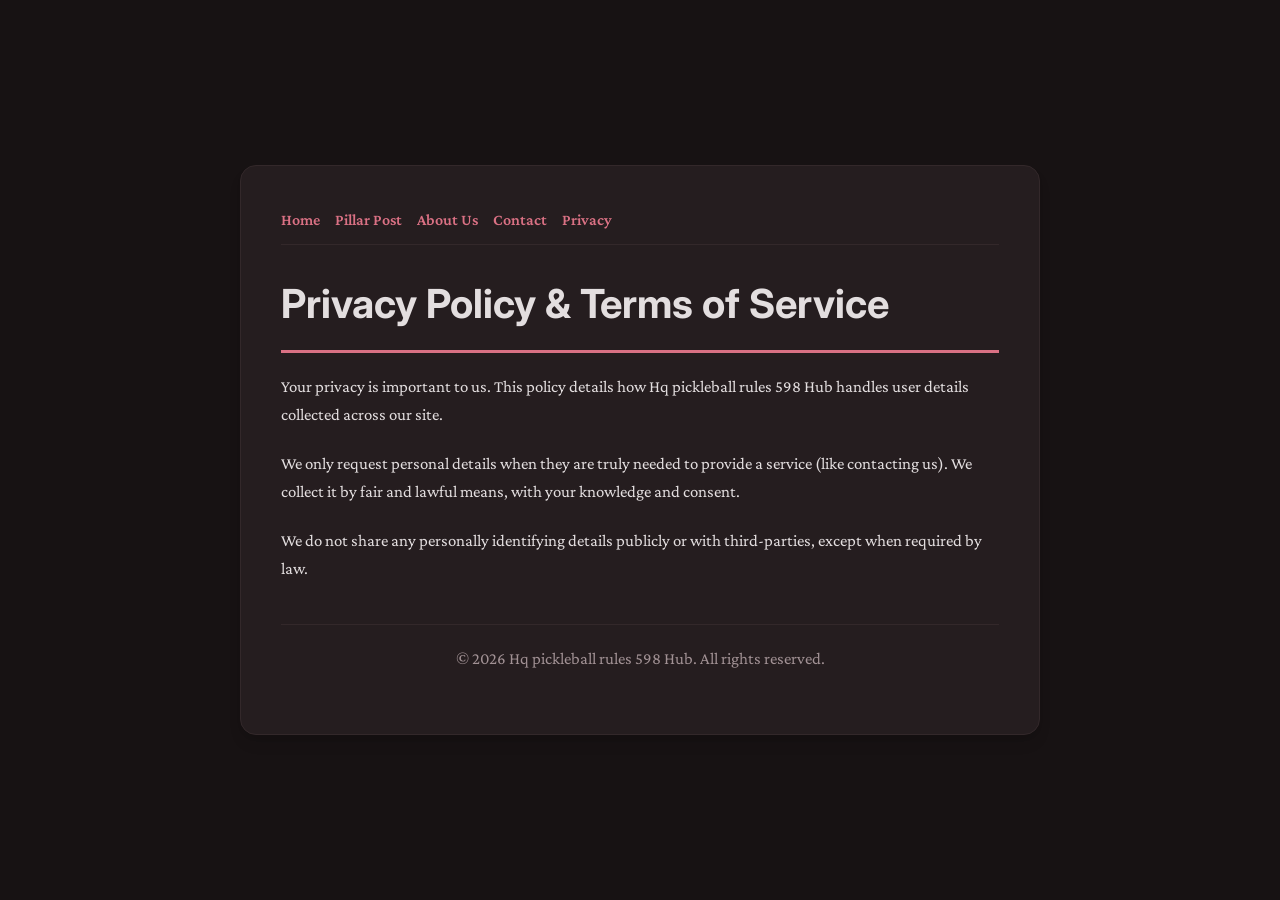
<file: privacy.html>
<!DOCTYPE html>
<html lang="en">
<head>
    <meta charset="UTF-8">
    <meta name="viewport" content="width=device-width, initial-scale=1.0">
    <title>Privacy Policy & Terms of Service - Hq pickleball rules 598 Hub</title>
    <meta name="description" content="Your privacy is important to us. This policy details how Hq pickleball rules 598 Hub handles user details collected across our site.">
    <meta name="geo.region" content="US-CA" />
    <meta name="geo.placename" content="San Francisco" />
    <meta name="geo.position" content="37.7749;-122.4194" />
    <meta name="ICBM" content="37.7749, -122.4194" />
    <link rel="stylesheet" href="style.css">
</head>
<body>
    
        <div class="container" style="max-width: 800px;">
            <nav style="display: flex; gap: 15px; margin-bottom: 25px; border-bottom: 1px solid var(--border-color); padding-bottom: 10px; overflow-x: auto; flex-wrap: wrap;">
            <a href="index.html">Home</a>
            <a href="effective-project-management-and-operational-efficiency.html">Pillar Post</a>
            <a href="about.html">About Us</a>
            <a href="contact.html">Contact</a>
            <a href="privacy.html">Privacy</a>
        </nav>
            <h1>Privacy Policy & Terms of Service</h1>
            <p>Your privacy is important to us. This policy details how Hq pickleball rules 598 Hub handles user details collected across our site.</p>
            <p>We only request personal details when they are truly needed to provide a service (like contacting us). We collect it by fair and lawful means, with your knowledge and consent.</p>
            <p>We do not share any personally identifying details publicly or with third-parties, except when required by law.</p>
            <footer>
                <p>&copy; 2026 Hq pickleball rules 598 Hub. All rights reserved.</p>
            </footer>
        </div>
        
</body>
</html>
</file>
<file: style.css>
@import url('https://fonts.googleapis.com/css2?family=Inter:wght@700&family=Crimson+Pro:wght@400;600&display=swap');

:root {
    --bg-color: hsl(349, 12%, 8%);
    --card-bg: hsl(349, 12%, 13%);
    --text-color: hsl(349, 8%, 88%);
    --muted-text: hsl(349, 8%, 60%);
    --primary-color: hsl(349, 59%, 65%);
    --accent-color: hsl(169, 70%, 65%);
    --border-color: hsl(349, 12%, 18%);
    --border-radius: 16px;
    --shadow: 0 10px 15px -3px rgba(0, 0, 0, 0.1), 0 4px 6px -2px rgba(0, 0, 0, 0.05);
    --font-headline: 'Inter', sans-serif;
    --font-body: 'Crimson Pro', sans-serif;
}

* {
    box-sizing: border-box;
    margin: 0;
    padding: 0;
}

body {
    background-color: var(--bg-color);
    color: var(--text-color);
    font-family: var(--font-body);
    line-height: 1.7;
    padding: 20px;
    display: flex;
    justify-content: center;
    min-height: 100vh;
}

a {
    color: var(--primary-color);
    text-decoration: none;
    font-weight: 600;
    transition: color 0.2s ease;
}

a:hover {
    color: var(--accent-color);
    text-decoration: underline;
}

.container {
    width: 100%;
    max-width: 900px;
    background: var(--card-bg);
    border: 1px solid var(--border-color);
    border-radius: var(--border-radius);
    padding: 40px;
    box-shadow: var(--shadow);
    margin: auto;
}

h1, h2, h3 {
    font-family: var(--font-headline);
    margin-bottom: 20px;
    color: var(--text-color);
}

h1 {
    font-size: 2.5rem;
    border-bottom: 3px solid var(--primary-color);
    padding-bottom: 12px;
}

p {
    margin-bottom: 20px;
    font-size: 1.05rem;
}

ul {
    margin-bottom: 20px;
    padding-left: 20px;
}

li {
    margin-bottom: 8px;
}

form {
    display: flex;
    flex-direction: column;
    gap: 15px;
    margin-top: 25px;
}

input, textarea, button {
    padding: 12px;
    border: 1px solid var(--border-color);
    border-radius: var(--border-radius);
    font-family: var(--font-body);
    font-size: 1rem;
    background: var(--bg-color);
    color: var(--text-color);
}

button {
    background: var(--primary-color);
    color: white;
    font-weight: 600;
    border: none;
    cursor: pointer;
    transition: background 0.2s ease;
}

button:hover {
    background: var(--accent-color);
}

footer {
    margin-top: 40px;
    border-top: 1px solid var(--border-color);
    padding-top: 20px;
    font-size: 0.9rem;
    color: var(--muted-text);
    text-align: center;
}
</file>
